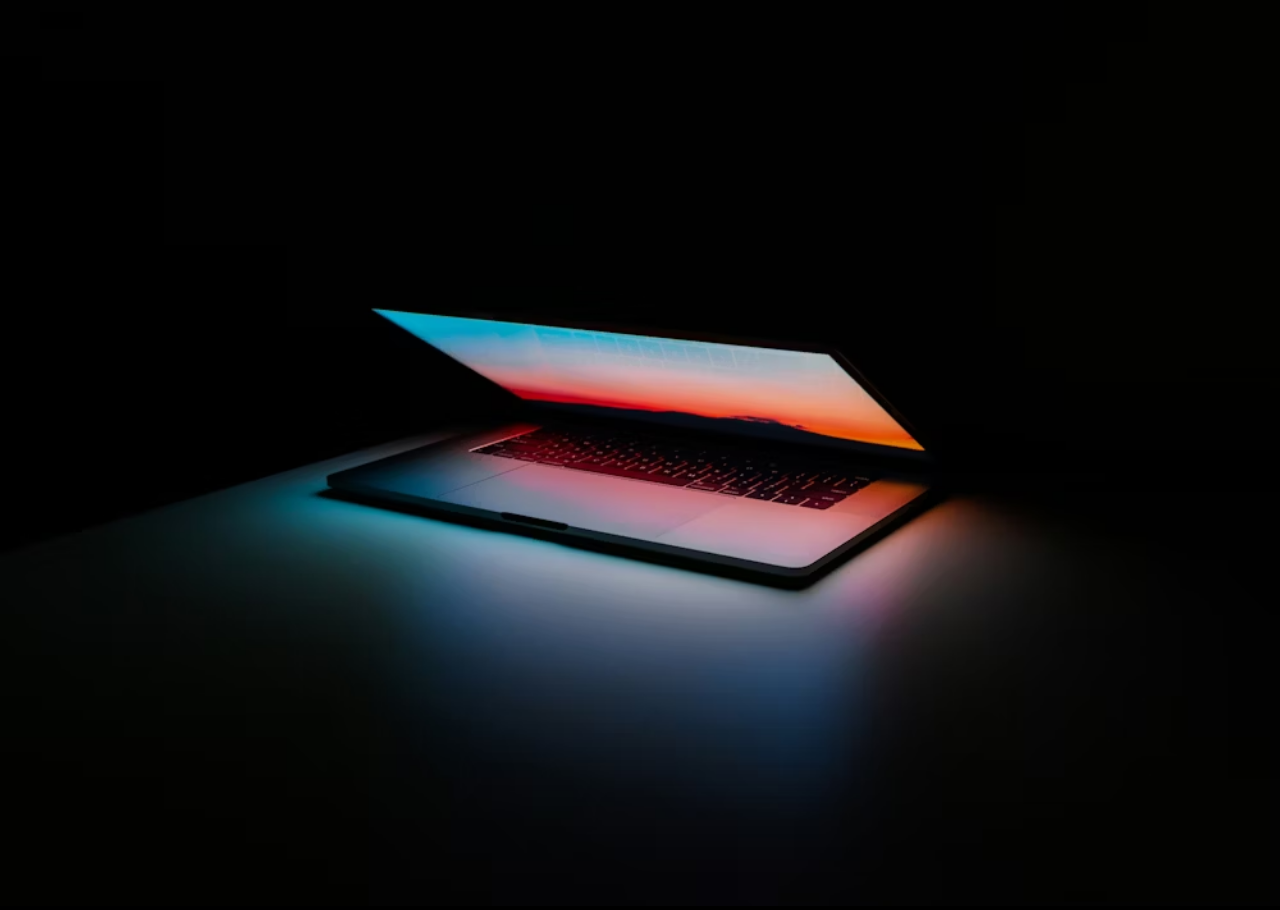
<file: extra.html>
<!DOCTYPE html>
<html lang="en">
<head>
    <meta charset="UTF-8">
    <meta name="viewport" content="width=device-width, initial-scale=1.0">
    <title>Document</title>
    <link rel="stylesheet" href="./style.css">
</head>
<style>
    
</style>
<body>
    <img src="bgtech.avif" alt="">

</body>
</html>
</file>
<file: style.css>
body{
    margin: 0px;
    background-color:black;
}
.Header{
    height: 100px;
    width: 100%;
    position: fixed;
    z-index: 9999;
    background-color: #0f0715;
    margin-top: 0px;
}
.LogoandMail{
    height: 100%;
    width: 300px;
float: left;
}
.Links{
    position: relative;
    left: 0px;
    height: 100%;
    width: 900px;
    float: left;
}
.HireBtn{
    position: relative;
    left: 1200px;
    height: 100%;
    width: 335px;
}
.LogoandMailImage{
    margin-top: 30px;
    margin-left: 20px;
    height: 50px;
    width: 50px;
    float: left;
}
.LogoandMailh4{
    position: relative;
    top: 20px;
    left: 20px;
    color: white;
    transition: 1s;
}
.LogoandMailh4:hover{
    
    color: #8a55f7;
}
.Links-inner{
    text-decoration: none;
    color: white;
    float: left;
    margin-left: 20px;
    position: relative;
    left: 200px;
    top: 20px;
    transition: 1s;
    font-family:Georgia, 'Times New Roman', Times, serif;
    
}
.Links-inner::after{
    content: '';
    height:3px ;
    width:0 ;
   /* background-color: aquamarine;*/
    position: absolute;
    left: 0;
    bottom: 10px;
    transition: 1s;
    background-color: #7544d8;
}
.Links-inner:hover:after{
    width: 100%;

}
.Links-inner-h4{
    font-weight:lighter;
}
.Links-inner:hover{
    color: #8a55f7;

}
.HireBtn-btn{
    font-size: 18px;
    font-weight: 700;
    font-family: 'Franklin Gothic Medium', 'Arial Narrow', Arial, sans-serif;
    height: 50px;
    width: 130px;
    border: 0px;
    border-radius: 50px;
    background-color: #7544d8;
    color: white;
    position: relative;
    bottom: 70px;
    left: 70px;
}
.home{
    height: 120vh;
    width: 100%;
    /*background-color: red;*/
}
.homeinfo{
    height: 100%;
    width: 50%;
   /* background-color: aqua;*/
    float: left;

}
.homeimage{
    height: 100%;
    width: 50%;
  /*  background-color: blue;*/
    position: relative;
    left: 760px;
}
.homeinfo-h3{
    font-size:30px;
    color: #fff;
    font-weight: bolder;
    position: relative;
    top:130px;
    left: 50px;
}
.homeinfo-h1{
    font-family: 'Lucida Sans', 'Lucida Sans Regular', 'Lucida Grande', 'Lucida Sans Unicode', Geneva, Verdana, sans-serif;
    font-weight: bolder;
    position: relative;
    top: 110px;
    left: 50px;
    font-size: 70px;
    color: #7544d8;
}
.homeinfo-p{
    position: relative;
    top: 130px;
    font-size: 30px;
    font-weight: 400;
    color: #fff;
    font-family: 'Times New Roman', Times, serif;
    margin-left: 10px;
}
.homeimage-img{
    height: 400px;
    width: 400px;
    border-radius: 10px;
    position: absolute;
    top: 50px;
    left: 140px;
    transform: rotate(5deg);
}
.homeimage-img:hover{
    transform: rotate(0deg);
    border: 5px solid #7544d8;
    border-radius: 30px;
}
.btn{
    position: absolute;
    left: 30px;
    top: 650px ;
    border-radius: 50px;
    font-size: 20px;
    background-color:transparent;
    color:#7544d8;
    border: 0px solid #7544d8 ;
    height: 65px;
    width: 200px;
    font-size: 25px;
    font-weight: 700;
    text-align: center;
    font-family: 'Franklin Gothic Medium', 'Arial Narrow', Arial, sans-serif;
    border-width:5;
    cursor: pointer;
    overflow: hidden;
    z-index: 99;   
}
.btn::after{
    content: "";
    position: absolute;
    left: 0px;
    top: 100px;
    border-radius: 50px;
    height: 100%;
    width: 100%;
    background-color: #7544d8;
    transition: 1s;
    z-index: -1 ;
}
.btn:hover{
    color: #fff;
}
.btn:hover::after{
    position: absolute;
    top: 0px;
}
.btn:hover span{
    width: 100%;
}
.hey{
    height: 400px;
    width: 400px;
    position:absolute;
    top: 250px;
    left: 550px;
    z-index: -100;
    color: #7544d8;
    animation-name: anim;
    animation-duration: 3s;
    animation-iteration-count:infinite;
}
@keyframes anim {
    from{
        transform:scale(1);
    }
    to{
        transform: scale(1.5);
    }   
}
.services{
    height: 100vh;
    width: 100%;
    background-color: #0f0715;
    position: relative;
   
}
.servicesHeading{
    height: 200px;
    width: :100%;
    background-color:black;
}
.servicesHeading h1{
    position:relative;
    left:-280px;
    top:30px;
    font-size:60px;
    font-family:sans-serif;
    color: #8a55f7;
    text-align: center;
    position: relative;
    top: 0px;
    left: 30px;
}
.servicesHeading p{
     position: relative;
     left: -400px;
     top: 30px;
     font-size: 22px;
     font-family: sans-serif;
     color: #fff;
     text-align: center;
     position: relative;
     top: 4px;
     left: 20px;
}
.service-common{
    background-color: black;
    height: 120px;
    width:100%;
    margin-top: 1px;
    transition: 1s;
    color: white;
}
.service-common:hover{
    background-image: linear-gradient(rgba(128,76,236,255),rgba(88,49,164,255));
    color: white;

}
.service-common-inner-1 span{
    color: #8a55f7;
    font-size: 50px;
    float: left;
    margin-top: 20px;
    margin-left: 20px;
    margin-right: 20px;
    font-weight: bolder;
    font-family: sans-serif;
}  
.service-common-inner-1{
    height: 100%;
    width: 30%;
    float: left;
}
.service-common-inner-2{
    height: 100%;
    width: 40%;
    position: relative;
    left: 0px;
    float: left;
}

.service-common-inner-3{
    height: 100%;
    width: 30%;
    position: relative;
    left: 1060px;
}
.service-common-inner-3 img{
    height:50px;
    width: 50px;
    position: relative;
    bottom: 100px;
    left: 300px;
    transform: rotate(0deg);
}
.service-common:hover img{
    transform: rotate(-90deg);
    background-color:transparent;
}

/*.service-common-inner-1{
            position: relative;
            background-color: aqua;
            float: left;

}
.service-common-inner-2{
    position: relative;
    background-color: red;
    left: 200px;
    top: 0px;
    width: 600px;
}
.service-common-inner-3{
    position: relative;
    background-color: blanchedalmond;
    left: 600px;
    top: 0px;
    width: 200px;

}*/
.services-common-inner-1 h1{
    font-size:40px;
    float: left;
    margin-left:60px ;
    font-weight: bolder;
    font-family: sans-serif;
    color: #fff;
}
.services-common-inner-2 p{
    font-size: 23px;
    font-family: sans-serif;
    font-weight: 400;
    color: #fff;
}
.third{
       position: relative;
       height: 150vh;
       width: 100%;
       /*background-color: aqua; */
       background-color: black;
}
.experience{
       height: 100%;
       width: 50%;
       /*background-color: chartreuse;*/
       position: absolute;
       left: 0px;
       margin-top: 0px;
}
.education{
    height: 100%;
    width: 50%;
   /* background-color: darkorchid;*/
    position: absolute;
    left: 760px;
    margin-top: 0px;
}
.top-heading h1{
    font-size: 50px;
    font-weight: bolder;
    left: 70px;
    font-family: 'Franklin Gothic Medium', 'Arial Narrow', Arial, sans-serif;
    color:  #7544d8;
    position: relative;
    top: 30px;
}
.one{
     /* background-color: aqua;*/
      position: relative;
      top: 50px;
      height:130px ;
      width: 500px ;
      left: 70px;
      border-radius: 20px;

}
.two{
      /*background-color: brown;*/
      position: relative;
      top:100px;
      height:130px ;
      width: 500px ;
      left: 70px;
      border-radius: 20px;


}
.three{
      /*background-color: darkgoldenrod;*/
      position: relative;
      top: 150px ;
      height:130px ;
      width: 500px ;
      left: 70px;
      border-radius: 20px;


}
.four{
      /* background-color: deeppink;*/
       position: relative;
       top: 200px;
       height:130px ;
      width: 500px ;
      left: 70px;
      border-radius: 20px;
}
.block h4{
    color: #8a55f7;
    font-size: 20px;
    font-weight: bold;
    position: relative;
    left: 50px;
  
}
.block h2{
     color: #fff;
     font-size: 25px;
     position: relative;
     left: 50px;

}
.block h3{
     color: white;
     font-weight: bold;
     font-size: 20px;
     position: relative;
     left: 50px;
}
.block{
    transition: 1s;
}
.block:hover{
    background-image: linear-gradient(rgba(128,76,236,255),rgba(88,49,164,255));
}
.block:hover h4{
    color: white;
}
.top-heading img{
    height: 50px;
    width: 50px;
    position: absolute;
    top: 70px;
    left: 20px;
}
.myrecentwork{
    height: 400vh;
    width: 100%;
    background-color: #0f0715;
}
.myrecentwork-heading{
       height: 300px;
       width: 100%;
}
.myrecentwork-heading h1{
    font-size: 50px;
    text-align: center;
    position: relative;
    top: 50px;
    color: #7544d8;
}
.myrecentwork-heading button{
    position: relative;
    top: 70px;
    left: 500px;
    margin-left: 30px;
    height: 50px;
    width: 80px;
    border: 0px;
    border-radius: 25px;
    color: #fff;
    font-size: 16px;
    background-color: #0f0715;
    transition: 1s;
}
.myrecentwork-heading button:hover{
    background-color: #7544d8;
}
.work{
    height:100%;
    width: 100%;
    /*background-color: aqua;*/
}
img{
    height: 100%;
    width: 100%;
}
.work-image-1{
    height: 500px;
    width: 600px;
    /*background-color: red;*/
    float: left;
    margin-top: 80px;
    margin-left: 80px;
    background-image: url(./gerold_1.jpg);
    background-size: cover;
    overflow: hidden;
}
.work-image-2{
    height: 500px;
    width: 600px;
   /* background-color: red;*/
    margin-top: 80px;
    margin-left: 80px;
    float: left;
    background-image: url(./gerold_3.jpg);
    background-size: cover;
    overflow: hidden;
}
/*.work-image-3{
    height: 500px;
    width: 600px;
    /*background-color: red;*/
   /* float: left;
    margin-top: 80px;
    margin-left: 80px;
    background-image: url(./gerold_2.jpg);
    background-size: cover;
    position: relative;
    top: 0px;
    overflow: hidden;
}
.work-image-4{
    height: 500px;
    width: 600px;
    /*background-color: red;*/
   /* float: left;
    margin-top: 80px;
    margin-left: 80px;
    background-image: url(./gerold_4.jpg);
    background-size: cover;
    position: relative;
    top: 0px;
    overflow: hidden;
}*/
.work-image-naming{
    height: 130px;
    width: 90%;
    background-color: #8a55f7;
    border-radius: 25px;
    position: relative;
    transition: 1s;
    left: 20px;
    top: 600px;
    overflow: hidden;
}
.work-image-1:hover .work-image-naming{
    position: relative;
    top: 350px;
    background-color:#8a55f7;
}
.work-image-2:hover .work-image-naming{
    position: relative;
    top: 350px;
    background-color:#8a55f7;
}
/*
.work-image-3:hover.work-image-naming{
    position: relative;
    top: 350px;
}
.work-image-4:hover.work-image-naming{
    position: relative;
    top: 350px;
} */
.work-image-naming h1{
    font-family: sans-serif;
    color: white;
    position: relative;
    left: 20px;
    top: 10px;
}
.work-image-naming p{
    font-family: sans-serif;
    color: white;
    position: relative;
    left: 20px;
    top: 0px;
}
.myskills{
    height: 80vh;
    width: 100%;
    /*background-color: palevioletred;*/
}
.myskills-heading{
    height: 200px;
    width: 100%;
   /* background-color: aquamarine;*/
}
.myskills-heading h1{
    font-size:60px ;
    text-align: center;
    color: #7544d8;
    font-family: Cambria, Cochin, Georgia, Times, 'Times New Roman', serif;
}
.myskills-heading p{
    font-size: 25px;
    text-align: center;
    position: relative;
    top: 60px;
    color: #fff;
}
.skills-icons{
    height: 300px;
    width: 100%;
    /*background-color: blue;*/
}
.skillsdiv{
    height: 190px;
    width: 170px;
    background-color: black;
    border-radius: 20px;
    margin-left: 50px;
    float: left;
    position: relative;
    top: 100px;
    left: 80px;
}
.skillimg{
    height: 60px;
    width: 60px;
    position: relative;
    top: 50px;
    left: 50px;
    opacity: 0.2;
    transition: 0.5s linear;
}
.skillsdiv:hover .skillimg{
    opacity: 0.8;
}
.h3icons{
    color: #7544d8;
    font-weight: bold;
    font-size: 30px;
    position: absolute;
    left: 20px;
    top: 190px;
}
.recentvlogs{
    height: 100vh;
    width: 100%;
    background-color:black;
}
.upper{
    height: 200px;
    width: 100%;
    /*background-color: aqua;*/
}
.lower{
    height: 800px;
    width: 100%;
    /*background-color: chocolate;*/
    position: relative;
}
.upper h1{
    font-size: 50px;
    text-align: center;
    position: relative;
    top: 50px;
    color: #8a55f7;
}
.upper p{
    font-size: 20px;
    text-align: center;
    position: relative;
    top: 50px;
    color: #fff;
}
.image{
    height: 400px;
    width: 400px;
    /* background-color: cornflowerblue; */
    /* margin: 20px; */
    border-radius: 20px;
    /*animation-name: image;
    animation-duration: 3s;
    animation-iteration-count:infinite;*/
    overflow: hidden;

}
/*@keyframes image {
    from{
        transform:scale(1);
    }
    to{
        transform: scale(1.5);
    }   
}*/
/*.image:hover{
    height: 250px;
    width: 250px;*/
.bttop{
    position:relative;
    top: 0px;
    left: 0px;
    height: 40px;
    width: 120px;
    color: #fff;
    background-color:#8a55f7;
    border-radius: 30px;
    margin: 5px;
    font-weight: bold;
}
.lower-1{
    position: relative;
    float: left;
    left:90px;
    top: 90px;
    background-image: url(./blog_1.jpg);
    background-size: cover;
}
.lower-2{
    position: relative;
    float: left;
    left: 150px;
    top: 90px;
    background-image: url(./blog_2.jpg);
    background-size: cover;
}
.lower-3{
    position:relative;
    left: 200px;
    top: 90px;
    background-image: url(./blog_3.jpg);
    background-size: cover; 
    /*background-color: red;*/
}
/*.naming{
    height: 100px;
    width: 100%;
    background-color: #8a55f7;
    border-radius: 25px;
    position: relative;
    transition: 1s;
    left: 0px;
    top: 300px;
    overflow: hidden;
}*/
.naming{
    height: 110px;
    width: 100%;
    border-radius: 25px;
    position: relative;
    top: 220px;
    background-color: #7544d8;
}
.calender{
    position: relative;
    top: 10px;
    left: 10px;
    height: 25px;
    width: 25px;
}
.comment{
    position: absolute;
    top: 10px;
    left: 130px;
    height: 25px;
    width: 25px;
}
.time{
    position:absolute;
    top: 0px;
    left: 40px;
    color: #fff;
}
.text{
    position:absolute;
    top: 0px;
    left: 160px;
    color: #fff;
}
.downtext{
    color: #fff;
    font-size: 28px;
    position: absolute;
    top: 30px;
    left: 10px;
}
.Contact{
    height: 100vh;
    width: 100%;
    /* background-color: cadetblue;*/
    background-color: black;
}
.form-main{
    height: 100%;
    width: 50%;
    float: left;
    position: relative;
    /*background-color: darkgrey;*/
}
.mail{
    height: 100%;
    width: 50%;
    float: left;
    position: relative;
    /*background-color: darkorange;*/
}
.maildiv{
     height: 150px;
     width: 90%;
     margin: 10px;
    /* background-color: darkmagenta;*/
     position: relative;
     top: 140px;
}
.mailimg{
    height: 50px;
    width: 50px;
    border-radius: 50%;
    position: absolute;
    left: 10px;
    top: 40px;
}
.maildiv h4{
    color: #fff;
    position: absolute;
    left: 80px;
    top: 25px;
    font-size: 20px;
}
.maildiv h1{
    color: #fff;
    position: absolute;
    left: 80px;
    top: 55px;
    font-size: 30px;
    transition: 1s;
}
.maildiv h1:hover{
    color: #7544d8;
}
.end{
    height: 40vh;
    width: 100%;
   /* background-color: deeppink;*/
   background-color: black;
}
.endlogo{
    height: 40%;
    width: 100%;
   /* background-color: darkslategrey;*/
}
.endtext{
    height: 60%;
    width: 100%;
   /* background-color:lawngreen;*/
}
.endlogo-img{
 height: 100px;
 width: 100px;
 position: relative;
 left: 630px;
 top: 15px;
}
.end-links{
    position: relative;
    left: 0px;
    height: 50%;
    width: 900px;
    float: left;
}
.end-Links-inner{
    text-decoration: none;
    color: white;
    float: left;
    margin-left: 20px;
    position: relative;
    left: 450px;
    top: 20px;
    transition: 1s;
    font-family:Georgia, 'Times New Roman', Times, serif;
}  
.end-Links-inner::after{
    content: '';
    height:3px ;
    width:0 ;
   /* background-color: aquamarine;*/
    position: absolute;
    left: 0;
    bottom: 3px;
    transition: 1s;
    background-color: #7544d8;
}
.end-Links-inner:hover:after{
    width: 100%;

}
.end-Links-inner-h4{
    font-weight:lighter;
}
/*.end-Links-inner:hover{
    color: #8a55f7;

}*/
.lastline{
    color: #7544d8;
    font-size: 20px;
    font-weight: 500;
    position: relative;
    top: 90px;
    left:10px;
}
.material-symbols-outlined{
    font-variation-settings: 
    'FILL'0,
    'wght'400,
    'GRAD'0,
    'opsz'35;
    color: #7544d8;
    /* position: relative;
    left: 12px;
    top: 10px; */
}
.backtohome{
    height: 50px;
    width: 50px;
    background-color: transparent;
    position: fixed;
    bottom: 20px;
    right: 20px;
    z-index: 99999;
    border-radius: 100%;
    border: 2px solid #7544d8;
}
.form{
    height: 600px;
    width: 80%;
    background-color: #140c1c;
    position: absolute;
    top: 70px;
    left: 50px;
    border-radius: 30px;
}
.form-main h1{
    font-size: 50px;
    font-family: sans-serif;
    margin-left: 50px;
    color: #7544d8;
}
.form-main p{
    font-size: 20px;
    font-family: sans-serif;
    margin-left: 50px;
    text-align: justify;
    margin-right: 50px;
    color: #fff;
}
.first-input{
    height: 30px;
    width: 220px;
    margin-left: 50px;
    background-color: #050709;
    border: 0.5px solid white;
    border-radius: 5px;
    color: #61656a;
    font-size: 15px;
}
.first-input:focus{
    outline: none;
    border: 2px solid #7544d8;
    color: #7544d8;
}
.second-input{
    height: 30px;
    width: 220px;
    margin-left: 20px;
    background-color: #050709;
    border: 0.5px solid white;
    border-radius:5px;
    color: #61656a;
    font-size: 15px;
}
.second-input:focus{
    outline: none;
    border: 2px solid #7544d8;
    color: #7544d8;}
.third-input{
    height: 30px;
    width: 220px;
    margin-top: 30px;
    margin-left: 50px;
    background-color: #050709;
    border: 0.5px solid white;
    border-radius:5px;
    color: #61656a;
    font-size: 15px;
}
.third-input:focus{
    outline: none;
    border: 2px solid #7544d8;
    color: #7544d8;}
.fourth-input{
    height: 30px;
    width: 220px;
    margin-top: 20px;
    margin-left: 50px;
    background-color: #050709;
    border: 0.5px solid white;
    border-radius:5px;
    color: #61656a;
    font-size: 15px;
}
.fourth-input:focus{
    outline: none;
    border: 2px solid #7544d8;
    color: #7544d8;}
.fifth-input{
    height: 30px;
    width: 480px;
    margin-top: 20px;
    margin-left: 50px;
    background-color: #050709;
    border: 0.5px solid white;
    border-radius:5px;
    color: #61656a;
    font-size: 15px;
}
.fifth-input:focus{
    outline: none;
    border: 2px solid #7544d8;
    color: #7544d8;}
.sixth-input{
    margin-top: 20px;
    margin-left: 50px;
    background-color: #050709;
    border: 0.5px solid white;
    border-radius:5px;
    color: #61656a;
    font-size: 15px;
}
.sixth-input:focus{
    outline: none;
    border: 2px solid #7544d8;
    color: #7544d8;}
</file>
